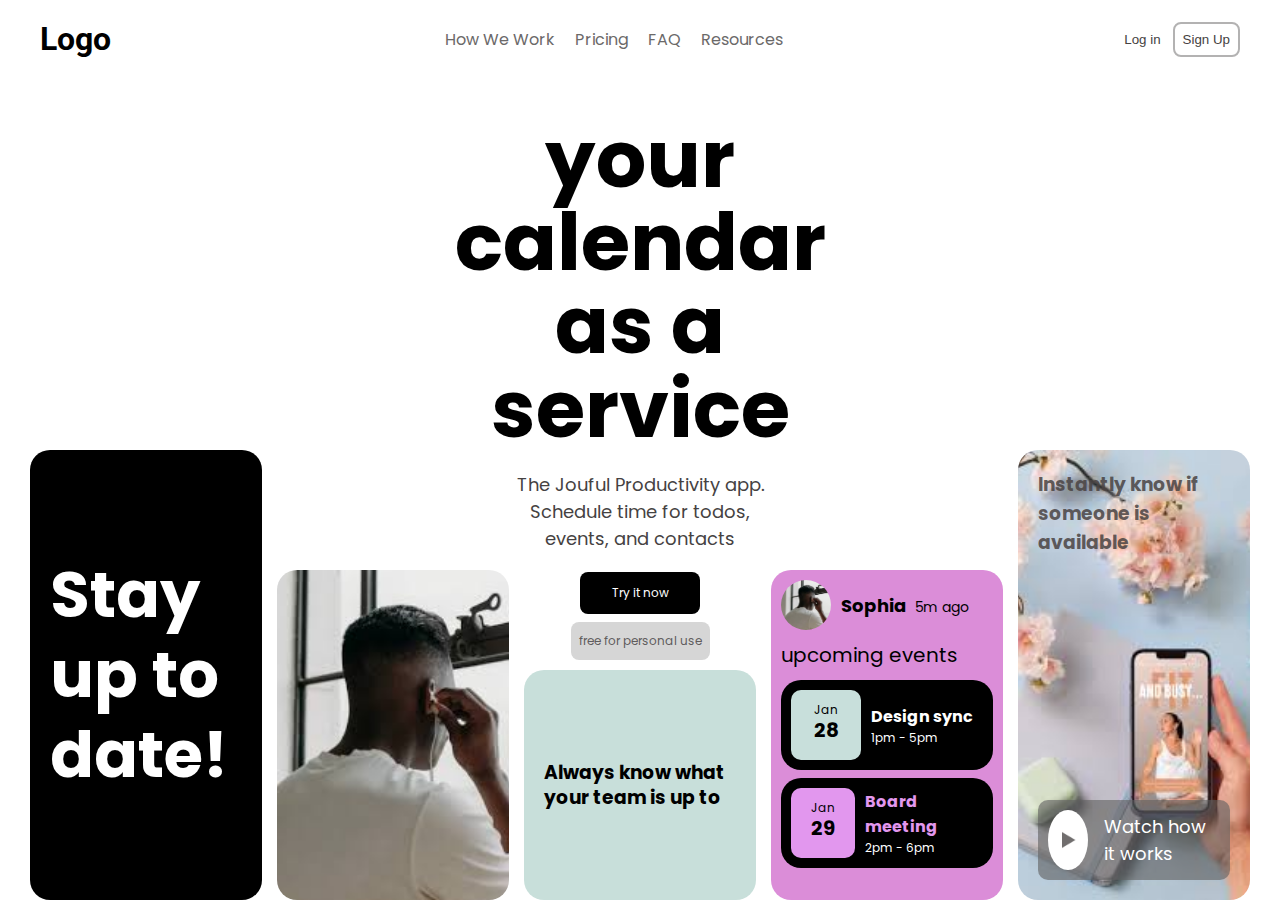
<file: L1/index.html>
<!DOCTYPE html>
<html lang="en">
  <head>
    <meta charset="UTF-8" />
    <meta name="viewport" content="width=device-width, initial-scale=1.0" />
    <title>Landing Page 01/100</title>
    <link rel="stylesheet" href="style.css" />
  </head>
  <body>
    <div class="main">
      <div class="navbar">
        <div class="logo">
          <h1>Logo</h1>
        </div>
        <div class="nav-links">
          <ul>
            <li>How We Work</li>
            <li>Pricing</li>
            <li>FAQ</li>
            <li>Resources</li>
          </ul>
        </div>
        <div class="btns">
          <button class="btn1">Log in</button>
          <button class="btn2">Sign Up</button>
        </div>
      </div>

      <div class="hero">
        <h1>your calendar as a service</h1>
        <h3>
          The Jouful Productivity app. Schedule time for todos, events, and
          contacts
        </h3>
        <div class="btns-hero">
          <div class="btn1-hero">Try it now</div>
          <div class="btn2-hero">free for personal use</div>
        </div>
      </div>

      <div class="bottom">
        <div class="div1">
          <h1>Stay up to date!</h1>
          
        </div>
        <div class="div2"></div>
        <div class="div3">
          <h3>Always know what your team is up to</h3>
        </div>
        <div class="div4">
          <div class="top">
            <div class="dp"></div>
            <h4>Sophia</h4>
            <p>5m ago</p>
          </div>
          <p>upcoming events</p>
          <div class="cal1">
            <div class="cal1-left">
              <p>Jan</p>
              <h5>28</h5>
            </div>
            <div class="cal1-right">
              <h5>Design sync</h5>
              <p>1pm - 5pm</p>
            </div>
          </div>
          <div class="cal2">
            <div class="cal2-left">
              <p>Jan</p>
              <h5>29</h5>
            </div>
            <div class="cal2-right">
              <h5>Board meeting</h5>
              <p>2pm - 6pm</p>
            </div>
          </div>
        </div>
        <div class="div5">
          <h3>Instantly know if someone is available</h3>
          <div class="play">
            <div class="p-icon">
              <img src="asset/play.png" alt="" />
            </div>
            <p>Watch how it works</p>
          </div>
        </div>
      </div>
    </div>
  </body>
</html>
</file>
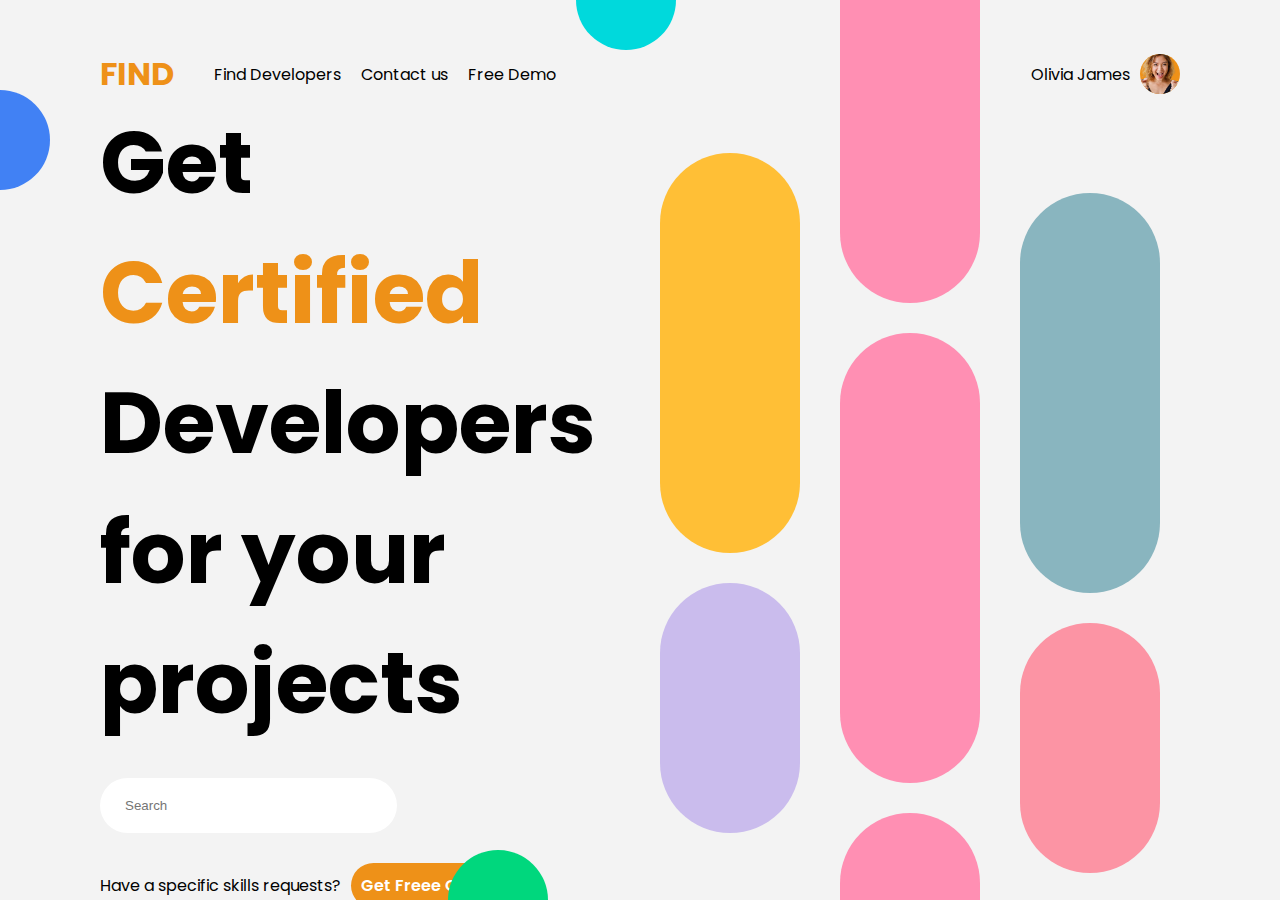
<file: L2/index.html>
<!DOCTYPE html>
<html lang="en">
  <head>
    <meta charset="UTF-8" />
    <meta name="viewport" content="width=device-width, initial-scale=1.0" />
    <title>Landing page 02</title>
    <link rel="stylesheet" href="style.css" />
  </head>
  <body>
    <div class="main">
      <div class="circle1"></div>
      <div class="circle2"></div>
      <div class="circle3"></div>

      <div class="navbar">
        <div class="left">
          <div class="logo">
            <h1>FIND</h1>
          </div>
          <div class="nav-links">
            <ul>
              <li>Find Developers</li>
              <li>Contact us</li>
              <li>Free Demo</li>
            </ul>
          </div>
        </div>
        <div class="right">
          <p>Olivia James</p>
          <div class="profile">
            <img src="assets/girl.png" alt="" />
          </div>
        </div>
      </div>

      <div class="herosection">
        <div class="hero-left">
          <h1>
            Get <span class="logo"> Certified</span> Developers for your
            projects
          </h1>
          <div class="search">
            <input type="text" placeholder="Search" />
          </div>
          <div class="bottom">
            <p>Have a specific skills requests?</p>
            <div class="btn">Get Freee Quote</div>
          </div>
        </div>
        <div class="hero-right">
          <div class="one">
            <div class="a1"></div>
            <div class="a2"></div>
          </div>
          <div class="one">
            <div class="b1"></div>
            <div class="b2"></div>
            <div class="b3"></div>
          </div>
          <div class="one">
            <div class="c1"></div>
            <div class="c2"></div>
          </div>
        </div>
      </div>
    </div>
  </body>
</html>
</file>
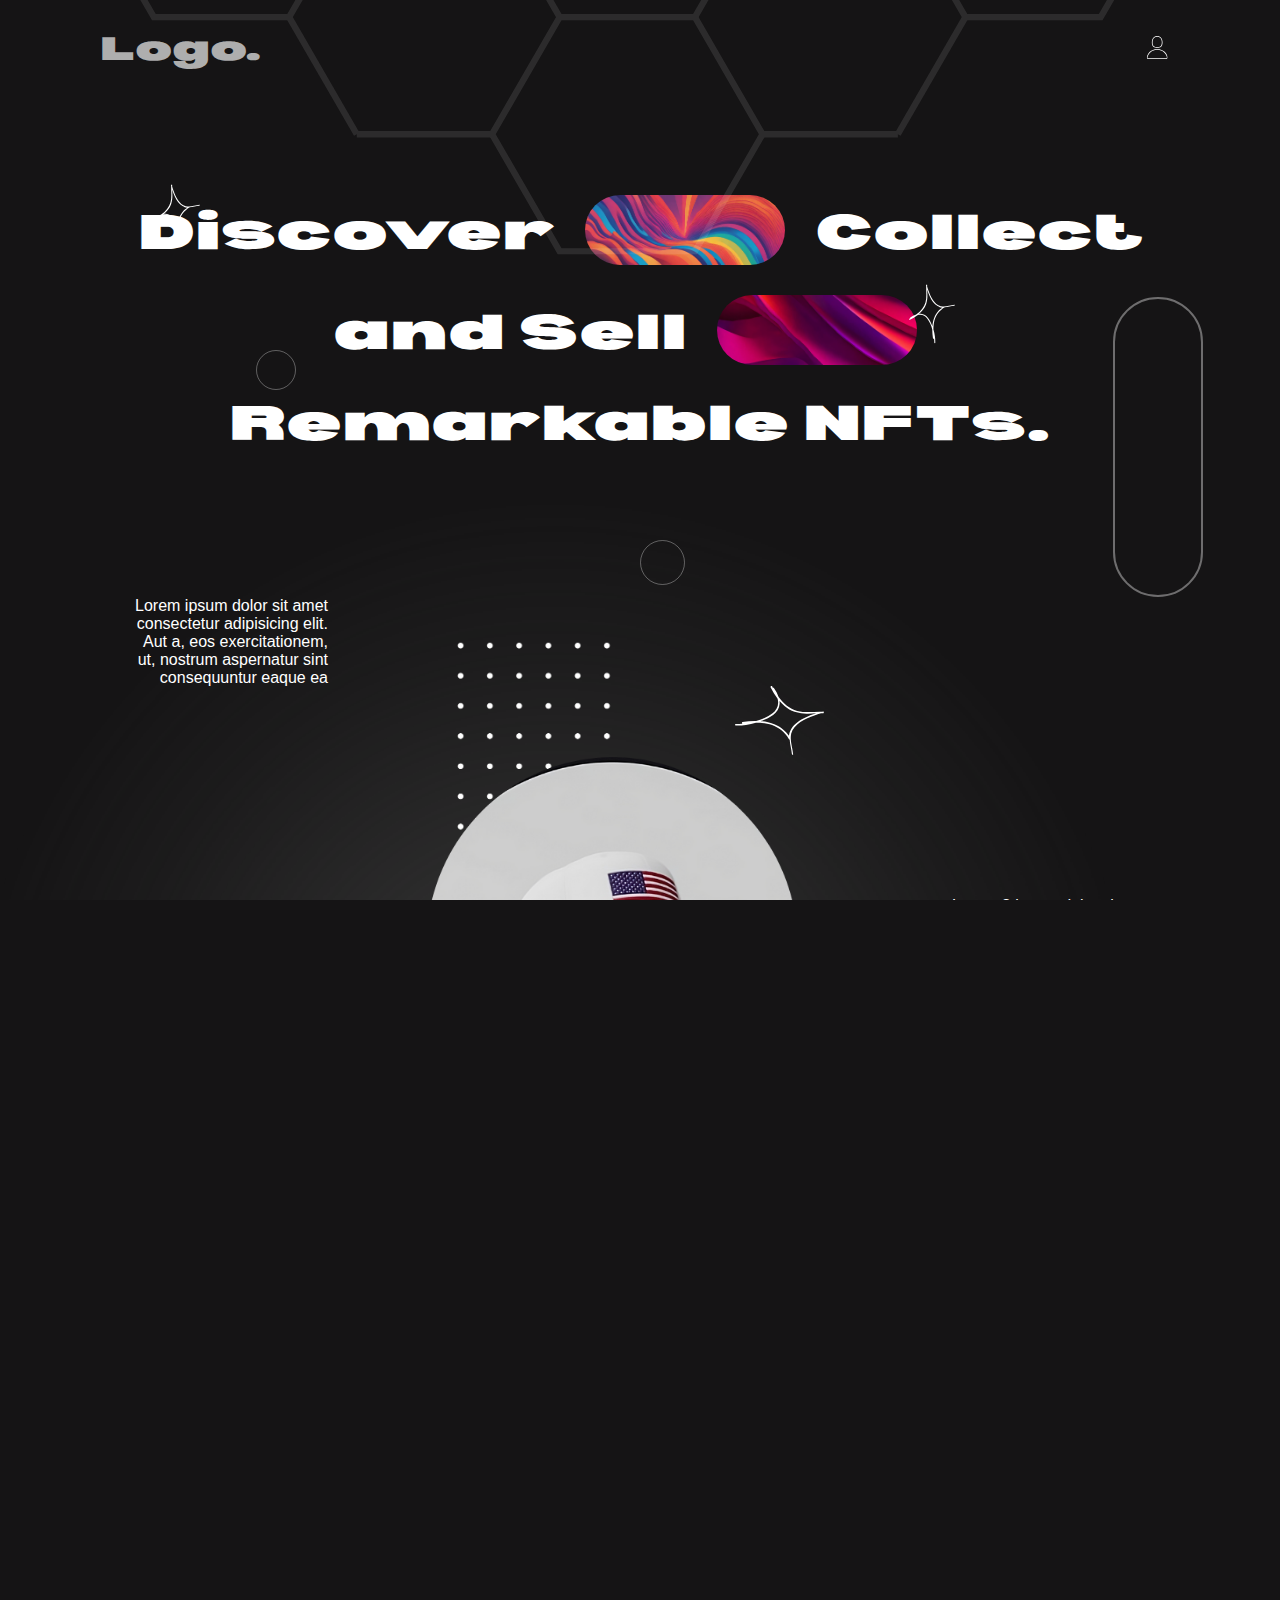
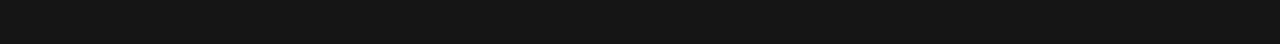
<file: L3/index.html>
<!DOCTYPE html>
<html lang="en">
  <head>
    <meta charset="UTF-8" />
    <meta name="viewport" content="width=device-width, initial-scale=1.0" />
    <link rel="stylesheet" href="style.css" />
    <title>Landing Page 03</title>
  </head>
  <body>
    <img class="top" src="asset/lp5.svg" alt="" />
    <img src="asset/lpbg.png" class="bg" alt="" />
    <img src="asset/lp4.svg" alt="" class="a1" />
    <img src="asset/lp4.svg" alt="" class="a2" />
    <div class="c1"></div>
    <div class="c2"></div>
    <!-- Nav Bar -->
    <div class="navbar container">
      <h1>Logo.</h1>
      <input type="text" placeholder="Search" />
      <img src="asset/lp7.svg" alt="" />
    </div>

    <!-- Hero Section -->
    <div class="hero">
      <div class="hero-top">
        <h1>
          Discover
          <div class="img1">
            <img src="asset/lp2.png" alt="" />
          </div>
          Collect
        </h1>
      </div>
      <div class="hero-center">
        <h1>
          and Sell
          <div class="img1">
            <img src="asset/lp3.png" alt="" />
          </div>
        </h1>
      </div>
      <div class="hero-bottom">
        <h1>Remarkable NFTs.</h1>
      </div>
    </div>
    <div class="nft">
      <img src="asset/lp4.png" alt="" class="m1" />
      <img src="asset/lp4.svg" alt="" class="m2" />
      <img src="asset/lp6.svg" alt="" class="m3" />
      <div class="t1">
        <p>
          Lorem 2 ipsum dolor sit amet consectetur adipisicing elit. Aut a, eos
          exercitationem, ut, nostrum aspernatur sint consequuntur eaque ea
        </p>
      </div>
      <div class="t2">
        <p>
          Lorem ipsum dolor sit amet consectetur adipisicing elit. Aut a, eos
          exercitationem, ut, nostrum aspernatur sint consequuntur eaque ea
        </p>
      </div>
      <img src="asset/2.png" class="m-img" alt="" />
      <div class="b1"></div>
      <div class="b2"></div>
      <div class="b3"></div>
    </div>
  </body>
</html>
</file>
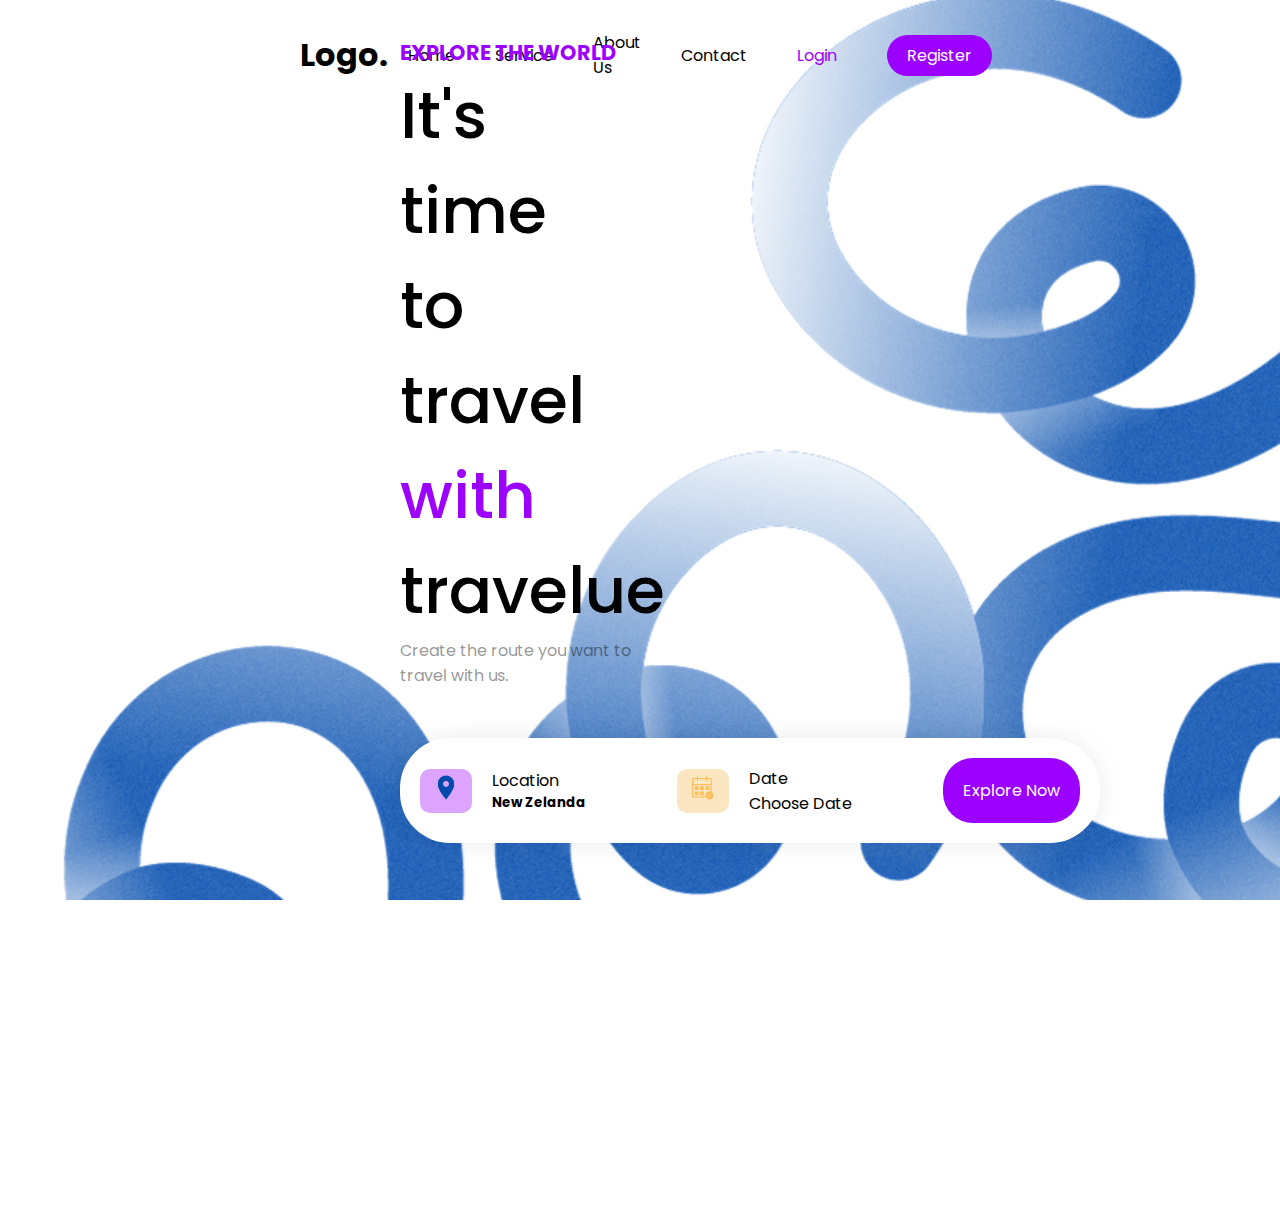
<file: L4/index.html>
<!DOCTYPE html>
<html lang="en">
  <head>
    <meta charset="UTF-8" />
    <meta name="viewport" content="width=device-width, initial-scale=1.0" />
    <title>Landing Page 04</title>
    <link rel="stylesheet" href="style.css" />
  </head>
  <body>
    <div class="main">
      <img class="bg" src="assets/Home.png" alt="" />
      <img class="bg2" src="assets/Home.png" alt="" />
      <!-- Nav Bar -->
      <div class="navbar container">
        <div class="logo">
          <h1>Logo.</h1>
        </div>
        <div class="links">
          <ul>
            <li>Home</li>
            <li>Service</li>
            <li>About Us</li>
            <li>Contact</li>
          </ul>
        </div>
        <div class="btns">
          <div class="btn1">Login</div>
          <div class="btn2">Register</div>
        </div>
      </div>

      <!--Home Section -->
      <div class="home container">
        <div class="home-left">
          <h4>EXPLORE THE WORLD</h4>
          <h1>
            It's time <br />to travel <span class="purple">with</span> travelue
          </h1>
          <p>Create the route you want to travel with us.</p>

          <div class="box">
            <div class="one">
              <div class="o-left">
                <img src="assets/location.png" alt="" />
              </div>
              <div class="o-right">
                <p>Location</p>
                <h5>New Zelanda</h5>
              </div>
            </div>
            <div class="two">
              <div class="o-left cal">
                <img src="assets/cal.png" alt="" />
              </div>
              <div class="o-right">
                <p>Date</p>
                <p>Choose Date</p>
              </div>
            </div>
            <div class="three">
              <p>Explore Now</p>
            </div>
          </div>
        </div>

        <div class="home-right">
          <div class="img1"></div>
          <div class="img2"></div>
          <div class="img3"></div>
          <div class="img4"></div>
        </div>
      </div>
    </div>
  </body>
</html>
</file>
<file: L1/style.css>
@import url("https://fonts.googleapis.com/css2?family=Roboto:wght@100;300;400;500;700;900&display=swap");
@import url("https://fonts.googleapis.com/css2?family=Poppins:wght@100;200;300;400;500;600;700;800;900&display=swap");
* {
  margin: 0;
  padding: 0;
  box-sizing: border-box;
}
/* font-family: 'Roboto', sans-serif; */
/* font-family: 'Poppins', sans-serif; */
html,
body,
:root {
  height: 100%;
  width: 100%;
}

.main {
  height: 100vh;
  width: 100vw;
}

.navbar {
  width: 100%;
  margin: 20px 0;
  display: flex;
  align-items: center;
  justify-content: space-between;
  padding: 0 40px;
}

.nav-links > ul {
  list-style: none;
  display: flex;
}
.nav-links > ul > li {
  margin: 0 10px;
  color: #6b6969;
  font-family: "Poppins", sans-serif;
}

.logo > h1 {
  font-family: "Roboto", sans-serif;
}

.btns > .btn1 {
  border: none;
  background-color: transparent;
  color: #454242;
  padding: 8px;
}

.btns > .btn2 {
  padding: 8px;
  background-color: transparent;
  border: 2px solid #45424268;
  /* border: none; */
  border-radius: 8px;
  color: #454242;
}

.hero {
  display: flex;
  align-items: center;
  justify-content: center;
  flex-direction: column;
}

.hero > h1 {
  font-size: 5rem;
  font-family: "poppins", sans-serif;
  line-height: 5.2rem;
  width: 35%;
  text-align: center;
  margin-top: 40px;
}

.hero > h3 {
  margin-top: 20px;
  color: #454242;
  font-family: "poppins", sans-serif;
  font-weight: 400;
  font-size: 18px;
  width: 20%;
  text-align: center;
}
.btns-hero {
  margin-top: 20px;
  display: flex;
  align-items: center;
  justify-content: center;
  flex-direction: column;
}
.btn1-hero {
  background-color: #000;
  color: #fff;
  width: 120px;
  border-radius: 8px;
  padding: 12px 20px;
  text-align: center;
  font-size: 12px;
  font-family: "poppins", sans-serif;
}

.btn2-hero {
  font-size: 12px;
  color: #454242d5;
  font-family: "poppins", sans-serif;
  background-color: #d6d6d6;
  padding: 10px 8px;
  border-radius: 8px;
  margin-top: 8px;
}

.bottom {
  bottom: 0;
  position: absolute;
  padding: 0 30px;
  width: 100%;
  display: grid;
  grid-template-columns: repeat(5, 1fr);
  column-gap: 15px;
  align-items: end;
}

.div1,
.div2,
.div3,
.div4,
.div5 {
  border-radius: 20px;
}

.div1 {
  height: 450px;
  background-color: #000;
  color: #fff;
  font-family: "poppins", sans-serif;
  font-size: 2rem;

  display: flex;
  align-items: center;
  justify-content: center;
  padding: 20px;
}
.div1 > h1 {
  line-height: 5rem;
}

.div2 {
  height: 330px;
  background-color: #971b1b;
  background-image: url(asset/1.jpeg);
  background-position: center;
  background-repeat: no-repeat;
  background-size: cover;
}

.div3 {
  height: 230px;
  padding: 20px;
  line-height: 25px;
  font-family: "poppins", sans-serif;
  background-color: #c8dfda;
  align-items: center;
  justify-content: center;
  display: flex;
}

.div4 {
  height: 330px;
  background-color: #db8dd8;
  padding: 10px;
}

.div5 {
  background-image: url(asset/2.jpeg);
  height: 450px;
  background-color: #e8e813;
  padding: 20px;
  display: flex;
  align-items: center;
  justify-content: space-between;
  flex-direction: column;
  background-repeat: no-repeat;
  background-size: cover;
  background-position: center;
}

.div5 > h3 {
  font-family: "poppins", sans-serif;
  color: #494343da;
}

.play {
  width: 100%;
  background-color: #6060609b;
  display: flex;
  align-items: center;
  padding: 10px;
  border-radius: 10px;
  justify-content: start;
}

.p-icon {
  height: 60px;
  width: 60px;
  background-color: #fff;

  display: flex;
  align-items: center;
  justify-content: center;
  border-radius: 50%;
}

.p-icon > img {
  width: 20px;
}

.play > p {
  font-family: "poppins", sans-serif;
  font-size: 18px;
  color: #fff;
  margin-left: 16px;
}

.div4 > .top {
  width: 100%;
  display: flex;
  align-items: center;
}

.div4 > .top > .dp {
  height: 50px;
  width: 50px;
  background-color: #fff;
  border-radius: 50%;
  background-image: url(asset/1.jpeg);
  background-position: center;
  background-size: contain;
  background-repeat: no-repeat;
}

.top > h4 {
  font-size: 18px;
  font-family: "poppins", sans-serif;
  margin-left: 10px;
}
.top > p {
  font-family: "poppins", sans-serif;
  font-size: 14px;
  margin-top: 4px;
  margin-left: 8px;
}
.div4 > p {
  font-family: "poppins", sans-serif;
  margin: 10px 0;
  font-size: 20px;
}
.cal1 {
  width: 100%;
  background-color: #000;
  border-radius: 20px;
  display: flex;
  align-items: center;
  justify-content: start;
  color: #fff;
  padding: 10px;
}
.cal1-left {
  height: 70px;
  width: 70px;
  border-radius: 10px;
  background-color: #c8dfdb;
  color: #000;

  display: flex;
  align-items: center;
  justify-content: center;
  flex-direction: column;
}
.cal1-left > h5 {
  font-size: 20px;
  font-family: "poppins", sans-serif;
}
.cal1-left > p {
  font-size: 12px;
  line-height: 10px;
  font-family: "poppins", sans-serif;
}

.cal1-right {
  margin-left: 10px;
}
.cal1-right > p {
  font-family: "poppins", sans-serif;
  font-size: 12px;
}
.cal1-right > h5 {
  font-family: "poppins", sans-serif;
  font-size: 16px;
}

.cal2 {
  margin-top: 8px;
  width: 100%;
  background-color: #000;
  border-radius: 20px;
  display: flex;
  align-items: center;
  justify-content: start;
  color: #fff;
  padding: 10px;
}
.cal2-left {
  height: 70px;
  width: 70px;
  border-radius: 10px;
  background-color: #e297ee;
  color: #000;

  display: flex;
  align-items: center;
  justify-content: center;
  flex-direction: column;
}
.cal2-left > h5 {
  font-size: 20px;
  font-family: "poppins", sans-serif;
}
.cal2-left > p {
  font-size: 12px;
  line-height: 10px;
  font-family: "poppins", sans-serif;
}

.cal2-right {
  margin-left: 10px;
}
.cal2-right > p {
  font-family: "poppins", sans-serif;
  font-size: 12px;
}
.cal2-right > h5 {
  color: #e297ee;
  font-family: "poppins", sans-serif;
  font-size: 16px;
}
</file>
<file: L2/style.css>
@import url("https://fonts.googleapis.com/css2?family=Poppins:wght@100;200;300;400;500;600;700;800;900&display=swap");
* {
  margin: 0;
  padding: 0;
  box-sizing: border-box;
}

:root {
  --bg-color: #f3f3f3;
  --logo: #ee9118;
  --circle1: #4181f4;
  --circle2: #00d9dc;
  --circle3: #00d77d;
}
html,
body {
  height: 100%;
  width: 100%;
  font-family: "poppins", sans-serif;
  background-color: var(--bg-color);
}
.main {
  height: 100vh;
  width: 100vw;
  overflow: hidden;
  position: relative;
}

.circle1 {
  height: 100px;
  width: 100px;
  border-radius: 50%;
  background-color: var(--circle1);

  position: absolute;
  left: -50px;
  top: 10%;
}
.circle2 {
  height: 100px;
  width: 100px;
  border-radius: 50%;
  background-color: var(--circle2);

  position: absolute;
  top: -50px;
  left: 45%;
}
.circle3 {
  height: 100px;
  width: 100px;
  border-radius: 50%;
  background-color: var(--circle3);

  position: absolute;
  bottom: -50px;
  left: 35%;
}

.navbar {
  padding: 50px 100px 0 100px;
  display: flex;
  align-items: center;
  justify-content: space-between;
}

.nav-links ul li {
  margin: 0 10px;
}
.nav-links ul {
  list-style: none;
  display: flex;
  margin-left: 30px;
}

.right,
.left {
  display: flex;
  align-items: center;
  justify-content: center;
}

.logo h1,
.logo {
  color: var(--logo);
}
.profile {
  margin-left: 10px;
  height: 40px;
  width: 40px;
  border-radius: 50%;
  background-color: var(--logo);
  overflow: hidden;
}

.profile > img {
  height: 100%;
  width: 100%;
  object-fit: cover;
}

.herosection {
  padding: 0 100px;
  width: 100%;
  display: flex;
  align-items: center;
  justify-content: space-between;
}
.hero-left,
.hero-right {
  width: 50%;
}
.hero-left > h1 {
  font-size: 5.4rem;
  width: 90%;
}
.search > input:focus {
  outline: none;
}
.search > input {
  padding: 20px 25px;
  width: 55%;
  border: none;
  border-radius: 30px;
  margin: 30px 0;
  box-shadow: 1px 1px 106px -30px rgba(0, 0, 0, 0.69);
}
.bottom {
  display: flex;
  align-items: center;
  justify-content: start;
}

.btn {
  margin-left: 10px;
  padding: 10px;
  background-color: var(--logo);
  width: max-content;
  font-weight: 540;
  color: #fff;
  border-radius: 30px;
}

.one {
  width: 200px;
  height: 700px;
  margin: 0 20px;
}
.hero-right {
  display: flex;
}
.a1 {
  height: 400px;
  width: 100%;
  border-radius: 100px;
  background-color: #ffbf36;
}
.a2 {
  margin-top: 30px;
  height: 250px;
  width: 100%;
  border-radius: 100px;
  background-color: #cabced;
}
.b1,
.b2 {
  height: 450px;
  width: 100%;
  border-radius: 100px;
  background-color: #ff8fb3;
}
.b1 {
  margin-top: -300px;
}
.b2 {
  margin: 30px 0;
}
.b3 {
  height: 350px;
  width: 100%;
  border-radius: 100px;
  background-color: #ff8fb3;
}

.c1 {
  margin-top: 40px;
  height: 400px;
  width: 100%;
  border-radius: 100px;
  background-color: #89b5bf;
}
.c2 {
  margin-top: 30px;
  height: 250px;
  width: 100%;
  border-radius: 100px;
  background-color: #fc94a4;
}
</file>
<file: L3/style.css>
@font-face {
  font-family: "barnoru";
  src: url(font/bernoru-blackultraexpanded.otf);
}
@import url("https://fonts.googleapis.com/css2?family=DM+Sans:opsz,wght@9..40,300&display=swap");
* {
  padding: 0;
  margin: 0;
  box-sizing: border-box;
}
:root {
  --bg: #151415;
}
html,
body {
  height: 100%;
  overflow-x: hidden;
  width: 100%;
  background-color: var(--bg);
  color: #fff;
  position: relative;
}

h1 {
  font-family: "barnoru", sans-serif;
}
p {
  font-family: "DM Sans", sans-serif;
}
.container {
  padding: 0 100px;
}
.navbar {
  padding-top: 30px;
  display: flex;
  align-items: center;
  justify-content: space-between;
}
.top {
  position: absolute;
  top: -100px;
  left: 50%;
  transform: translate(-50%, -50%);
}
.a1,
.a2 {
  position: absolute;
  width: 120px;
}
.a1 {
  left: 68%;
  top: 280px;
}
.a2 {
  left: 9%;
  top: 180px;
}
.c1 {
  position: absolute;
  height: 40px;
  width: 40px;
  border: 1px solid #ffffff52;
  border-radius: 50%;
  top: 350px;
  left: 20%;
}
.c2 {
  position: absolute;
  height: 45px;
  width: 45px;
  border: 1px solid #ffffff52;
  border-radius: 50%;
  top: 60%;
  left: 50%;
}
.bg {
  position: absolute;
  left: 70%;
  top: 140%;
  transform: translate(-50%, -50%);
  scale: 1.5;
}
.navbar img {
  width: 45px;
}
.navbar input {
  background-color: transparent;
  border: 2px solid #ffffff75;
  padding: 12px 20px;
  width: 650px;
  border-radius: 50px;
}
.navbar h1 {
  color: #ffffffa8;
}
.hero {
  display: flex;
  align-items: center;
  justify-content: center;
  flex-direction: column;
}
.hero-top,
.hero-center,
.hero-bottom {
  font-size: 2.3rem;
}
.hero-top h1 {
  margin-top: 130px;
  display: flex;
}
.img1 {
  width: 200px;
  height: 70px;
  margin: 0 30px;
  overflow: hidden;
  border-radius: 55px;
}
.hero-center h1 {
  display: flex;
  margin-top: 30px;
}
.hero-bottom h1 {
  margin-top: 30px;
}
.img1 img {
  margin-left: -50px;
  width: 150%;
  height: 100%;
  object-fit: cover;
}
.nft {
  width: 100%;
  display: flex;
  align-items: center;
  justify-content: center;
  position: relative;
}
.m-img {
  position: absolute;
  z-index: 99;
  left: 50%;
  transform: translate(-50%, -50%);
  top: 600px;
}
.m1 {
  left: 30%;
  position: absolute;
  transform: rotate(90deg);
  width: 300px;
  top: 250px;
}
.m2 {
  right: 32%;
  position: absolute;
  transform: rotate(90deg);
  width: 180px;
  top: 220px;
}
.m3 {
  left: 26%;
  position: absolute;
  transform: rotate(90deg);
  width: 140px;
  top: 950px;
}
.t1 {
  width: 200px;
  right: 20%;
  position: absolute;
  top: 450px;
}
.t2 {
  width: 200px;
  left: 10%;
  text-align: right;
  position: absolute;
  top: 150px;
}
.b1 {
  position: absolute;
  height: 300px;
  border-radius: 50px;
  width: 90px;
  right: 6%;
  border: 2px solid #ffffff61;
}
.b2 {
  position: absolute;
  height: 300px;
  border-radius: 50px;
  width: 90px;
  left: 6%;
  top: 700px;
  border: 2px solid #ffffff61;
}
.b3 {
  position: absolute;
  height: 50px;
  border-radius: 50px;
  width: 90px;
  left: 13%;
  top: 850px;
  border: 2px solid #ffffff61;
}

/* Responsive  */
@media (max-width: 1680px) {
  .hero h1 {
    font-size: 3.5rem;
    align-items: center;
  }
}

@media (max-width: 1440px) {
  .navbar input {
    display: none;
  }
  .t1 {
    right: 10%;
  }
}

@media (max-width: 1280px) {
  .hero h1 {
    font-size: 3rem;
  }
  .m-img {
    height: 600px;
  }
}

@media (max-width: 1024px) {
  .hero h1 {
    font-size: 2.4rem;
  }
  .m1 {
    width: 200px;
    left: 20%;
    top: 400px;
  }
  .img1 {
    width: 150px;
    height: 50px;
    border-radius: 90px;
  }
  .img1 img {
    margin-left: -32px;
  }
  .b1 {
    top: 60px;
    height: 200px;
    width: 60px;
    right: 16%;
  }
  .t1 {
    right: 6%;
  }
}

@media (max-width: 920px) {
  .hero h1 {
    flex-direction: column;
    font-size: 2.4rem;
  }
  .img1 {
    margin: 10px 0;
    height: 35px;
  }
  .hero-bottom {
    display: flex;
    align-items: center;
    justify-content: center;
  }
  .hero-bottom h1 {
    margin-top: 10px;
    width: 80%;
    text-align: center;
  }
  .m-img {
    height: 450px;
  }
}

@media (max-width: 768px) {
  .container {
    padding: 40px 40px 0 40px;
  }
  .navbar h1 {
    font-size: 1.3rem;
  }
  .t1 {
    font-size: 12px;
    width: 20%;
    right: 6%;
  }
}

@media (max-width: 620px) {
  .hero-bottom {
    width: 80%;
  }
  .hero-center {
    margin: 0;
  }
  .img1 {
    margin: 0;
  }
  .hero-bottom h1 {
    width: 100%;
    font-size: 1.8rem;
  }
  .t1 {
    right: 35%;
    width: 35%;
    top: 850px;
  }
  .b2 {
    height: 200px;
    width: 50px;
  }
  .b3 {
    display: none;
  }
  .m1 {
    left: 10%;
  }
}
@media (max-width: 425px) {
  .hero-top h1 {
    font-size: 1.6rem;
  }
  .img1 {
    height: 30px;
    margin: 3px;
  }
  .hero-center {
    margin-top: -20px;
  }
  .hero-center h1 {
    font-size: 1.6rem;
  }
  .hero-bottom h1 {
    font-size: 1.6rem;
  }
  .m-img {
    height: 350px;
  }
}
@media (max-width: 375px) {
  .hero-bottom h1 {
    font-size: 1.2rem;
  }
}
</file>
<file: L4/style.css>
@import url("https://fonts.googleapis.com/css2?family=Poppins:wght@100;200;300;400;500;600;700;800;900&display=swap");
* {
  margin: 0;
  padding: 0;
  box-sizing: border-box;
}

html,
body {
  height: 100%;
  overflow: hidden;
  width: 100%;
  font-family: "Poppins", sans-serif;
}
:root {
  --url1: url("https://images.unsplash.com/photo-1527631746610-bca00a040d60?q=80&w=1974&auto=format&fit=crop&ixlib=rb-4.0.3&ixid=M3wxMjA3fDB8MHxwaG90by1wYWdlfHx8fGVufDB8fHx8fA%3D%3D");
  --url2: url("https://images.unsplash.com/photo-1528543606781-2f6e6857f318?q=80&w=1965&auto=format&fit=crop&ixlib=rb-4.0.3&ixid=M3wxMjA3fDB8MHxwaG90by1wYWdlfHx8fGVufDB8fHx8fA%3D%3D");
  --url3: url("https://images.unsplash.com/photo-1647891940243-77a6483a152e?q=80&w=1974&auto=format&fit=crop&ixlib=rb-4.0.3&ixid=M3wxMjA3fDF8MHxwaG90by1wYWdlfHx8fGVufDB8fHx8fA%3D%3D");
  --url4: url("https://images.unsplash.com/photo-1500835556837-99ac94a94552?q=80&w=1974&auto=format&fit=crop&ixlib=rb-4.0.3&ixid=M3wxMjA3fDB8MHxwaG90by1wYWdlfHx8fGVufDB8fHx8fA%3D%3D");
  --purple: #9c00ff;
  --orange-light: #f5bc595e;
  --purple-light: #9d00ff5b;
}
.main {
  height: 100%;
  width: 100%;
  position: relative;
}

.purple {
  color: var(--purple);
}
/* nav bar css */

.navbar {
  margin-top: 30px;
  display: flex;
  align-items: center;
  justify-content: space-between;
}
.container {
  padding: 0 300px;
}
.links ul {
  display: flex;
  align-items: center;
  list-style: none;
}

.links ul li {
  cursor: pointer;
  margin: 0 20px;
}

.btns {
  display: flex;
}

.btn1 {
  color: var(--purple);
  margin: 0 20px;
  padding: 8px 10px;
  cursor: pointer;
}

.btn2 {
  cursor: pointer;
  background-color: var(--purple);
  color: #fff;
  border-radius: 30px;
  margin: 0 20px;
  padding: 8px 20px;
}

/* Home section CSS */

.home {
  height: 80vh;
  display: flex;
}

.home-left {
  /* background-color: red; */
  /* margin-left: 100px; */
  padding-left: 100px;
  align-items: start;
  justify-content: center;
  display: flex;
  flex-direction: column;
}
.home-right {
  /* background-color: aqua; */
  position: relative;
}
.home-left,
.home-right {
  width: 50%;
}
.bg {
  position: absolute;
  right: 20px;
  top: 70px;
  z-index: -1;
  scale: 1.4;
}
.bg2 {
  position: absolute;
  transform: rotate(90deg);
  z-index: -1;
  right: 8%;
  scale: 1.4;
  bottom: 30%;
}
.img1 {
  position: absolute;
  height: 150px;
  width: 150px;
  border-radius: 50%;
  top: 150px;
  left: 100px;
  background-image: var(--url1);
  background-position: center;
  background-size: cover;
}
.img2 {
  position: absolute;
  height: 350px;
  width: 350px;
  border-radius: 50%;
  right: 30px;
  background-image: var(--url2);
  background-position: center;
  background-size: cover;
}
.img3 {
  position: absolute;
  height: 300px;
  width: 300px;
  border-radius: 50%;
  bottom: 100px;
  left: 20px;
  background-image: var(--url3);
  background-position: center;
  background-size: cover;
}
.img4 {
  position: absolute;
  height: 140px;
  width: 140px;
  border-radius: 50%;
  right: 150px;
  bottom: 200px;
  background-image: var(--url4);
  background-size: cover;
}
.box {
  box-shadow: 0px 0px 28px -3px rgba(0, 0, 0, 0.1);
  display: flex;
  width: 700px;
  padding: 20px;
  border-radius: 50px;
  align-items: center;
  justify-content: space-between;
  background-color: #fff;
  margin-top: 50px;
  z-index: 99;
  /* position: absolute; */
}
.one,
.two {
  display: flex;
  align-items: center;
}
.o-left {
  margin-right: 20px;
  background-color: var(--purple-light);
  padding: 6px 4px;
  border-radius: 10px;
}
.cal {
  background-color: var(--orange-light);
}
.o-left img {
  height: 25px;
}

.home-left h4 {
  color: var(--purple);
  font-size: 1.3rem;
}
.home-left h1 {
  width: 90%;
  font-size: 4rem;
  font-weight: 500;
}

.home-left > p {
  color: #0000006d;
}
.three {
  padding: 20px;
  background-color: var(--purple);
  color: #fff;
  border-radius: 30px;
}
</file>
